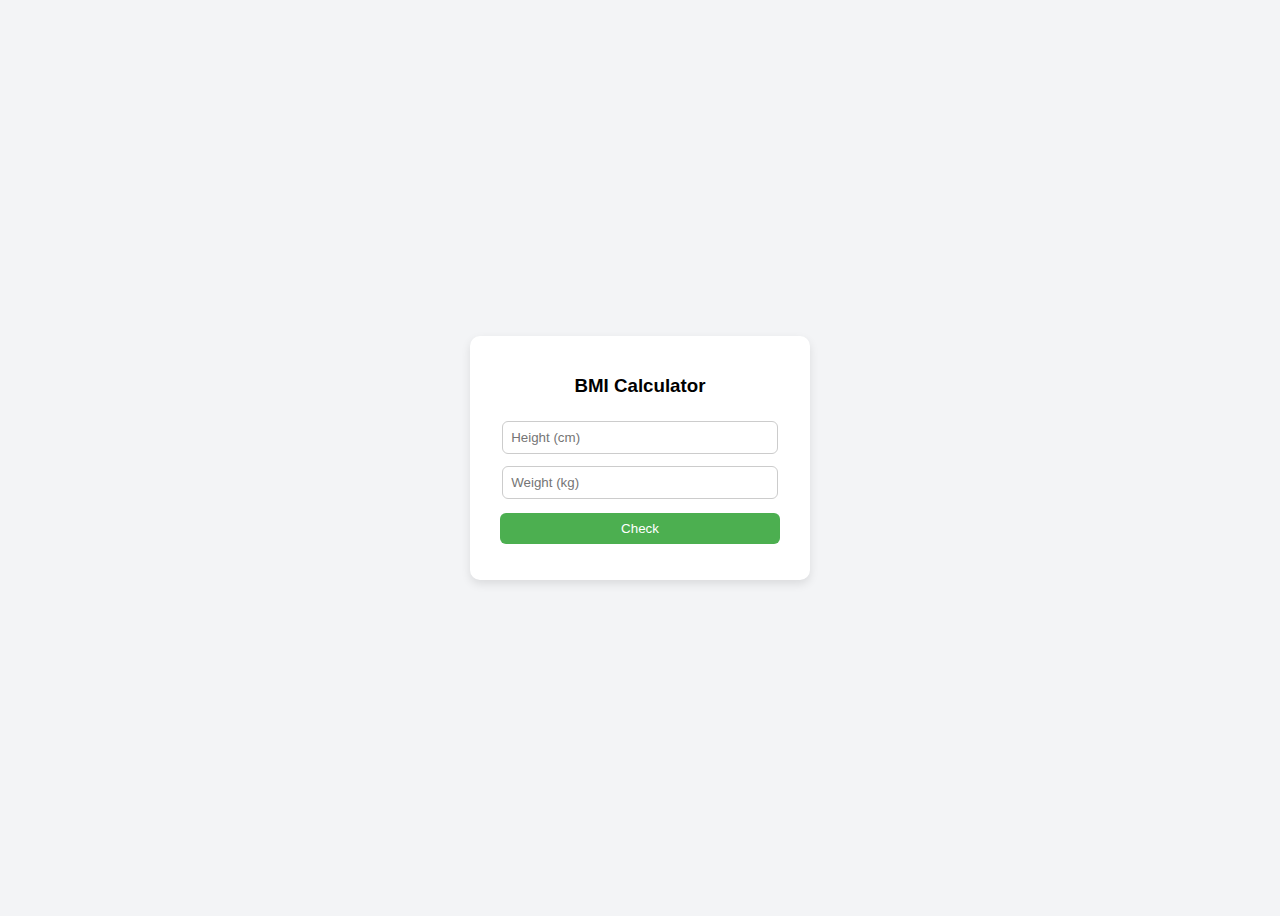
<file: BMI Calculator/index.html>
<!DOCTYPE html>
<html lang="en">

<head>
  <meta charset="UTF-8">
  <title>BMI Calculator</title>
  <link rel="stylesheet" href="style.css">
</head>

<body>

  <div class="box">
    <h3>BMI Calculator</h3>

    <input id="height" placeholder="Height (cm)">
    <input id="weight" placeholder="Weight (kg)">
    <button onclick="calculateBMI()">Check</button>

    <p id="result"></p>
  </div>
  
  <script src="app.js"></script>
</body>

</html>
</file>
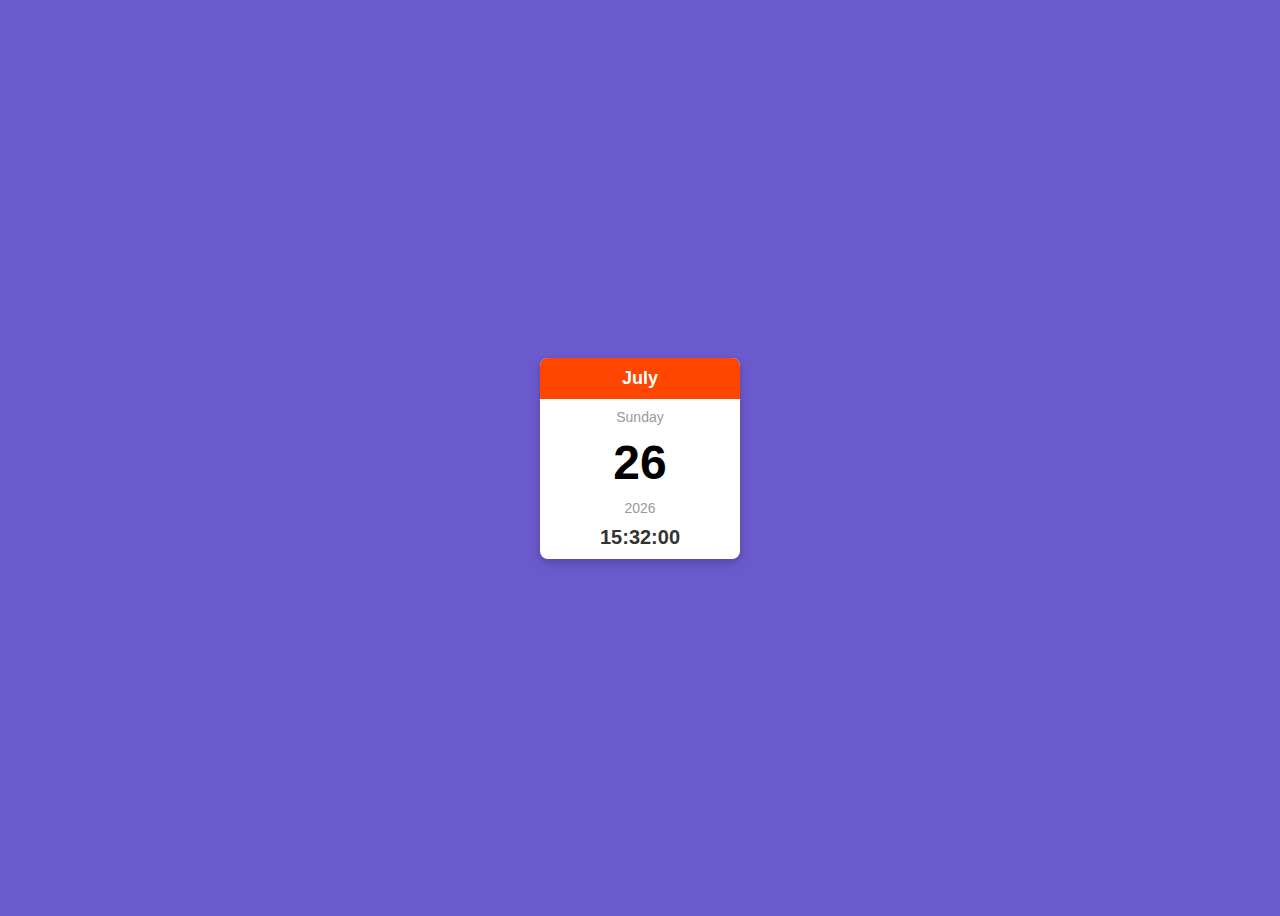
<file: Live Calender/index.html>
<!DOCTYPE html>
<html lang="en">

<head>
  <meta charset="UTF-8">
  <meta name="viewport" content="width=device-width, initial-scale=1.0">
  <title>Live Date Calculator</title>
  <link rel="stylesheet" href="style.css">
</head>

<body>
  <div class="calendar">
    <div class="month" id="month">month</div>
    <div class="weekday" id="weekday">day</div>
    <div class="day" id="day">00</div>
    <div class="year" id="year">year</div>
    <div class="time" id="time">00:00:00</div>
  </div>

  <script src="app.js"></script>
</body>

</html>
</file>
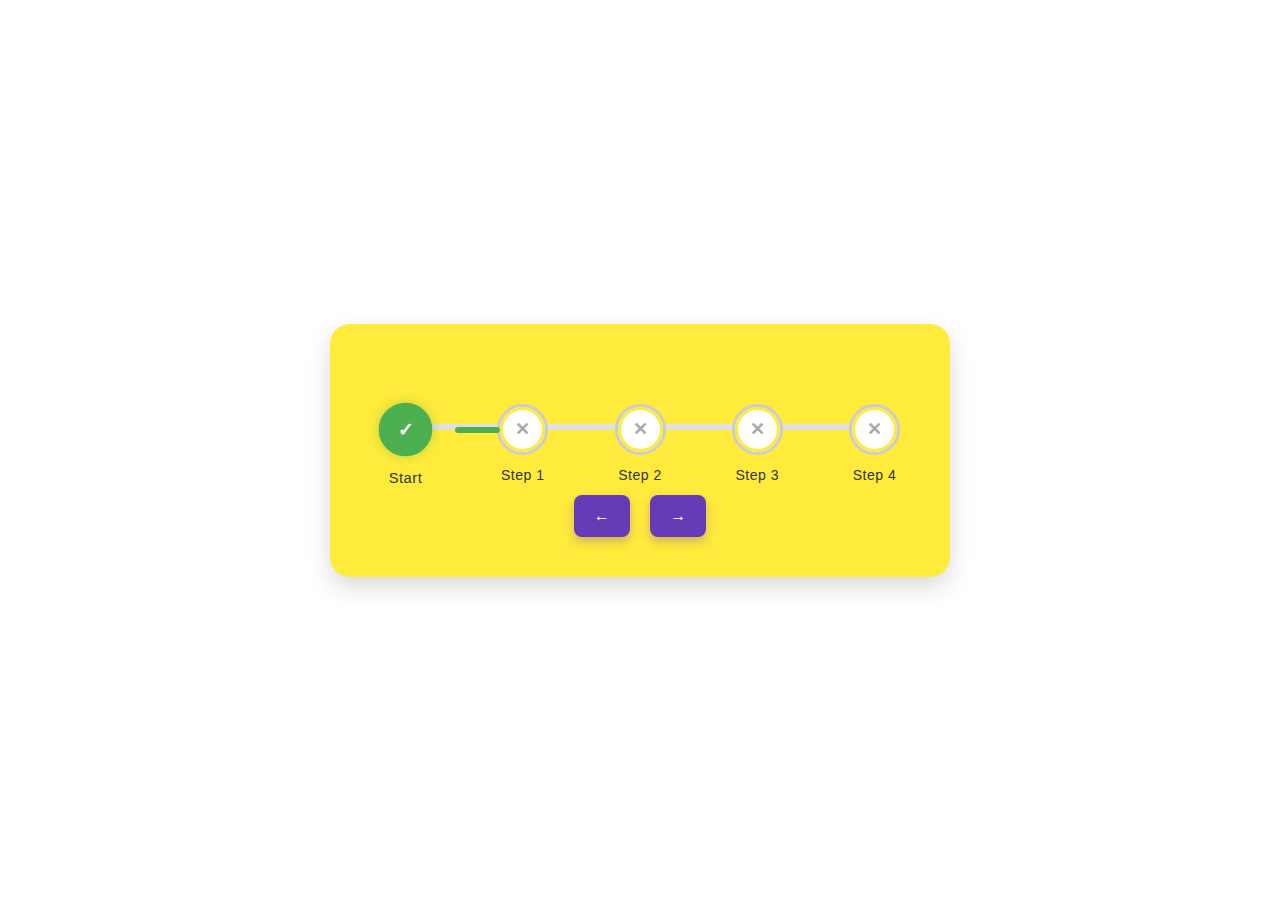
<file: Step Bar/index.html>
<!DOCTYPE html>
<html lang="en">

<head>
  <meta charset="UTF-8">
  <meta name="viewport" content="width=device-width, initial-scale=1.0">
  <title>Step Progress Bar</title>
  <link rel="stylesheet" href="style.css">
</head>

<body>
  <div class="container">
    <div class="progressbar">
     <div class="step completed" data-label="Start">✓</div>
     <div class="step completed" data-label="Step 1">✓</div>
     <div class="step" data-label="Step 2">✕</div>
     <div class="step" data-label="Step 3">✕</div>
     <div class="step" data-label="Step 4">✕</div>
    </div>

    <div class="buttons">
      <button>&larr;</button>
      <button>&rarr;</button>
    </div>
  </div>
  <script src="app.js"></script>
</body>

</html>
</file>
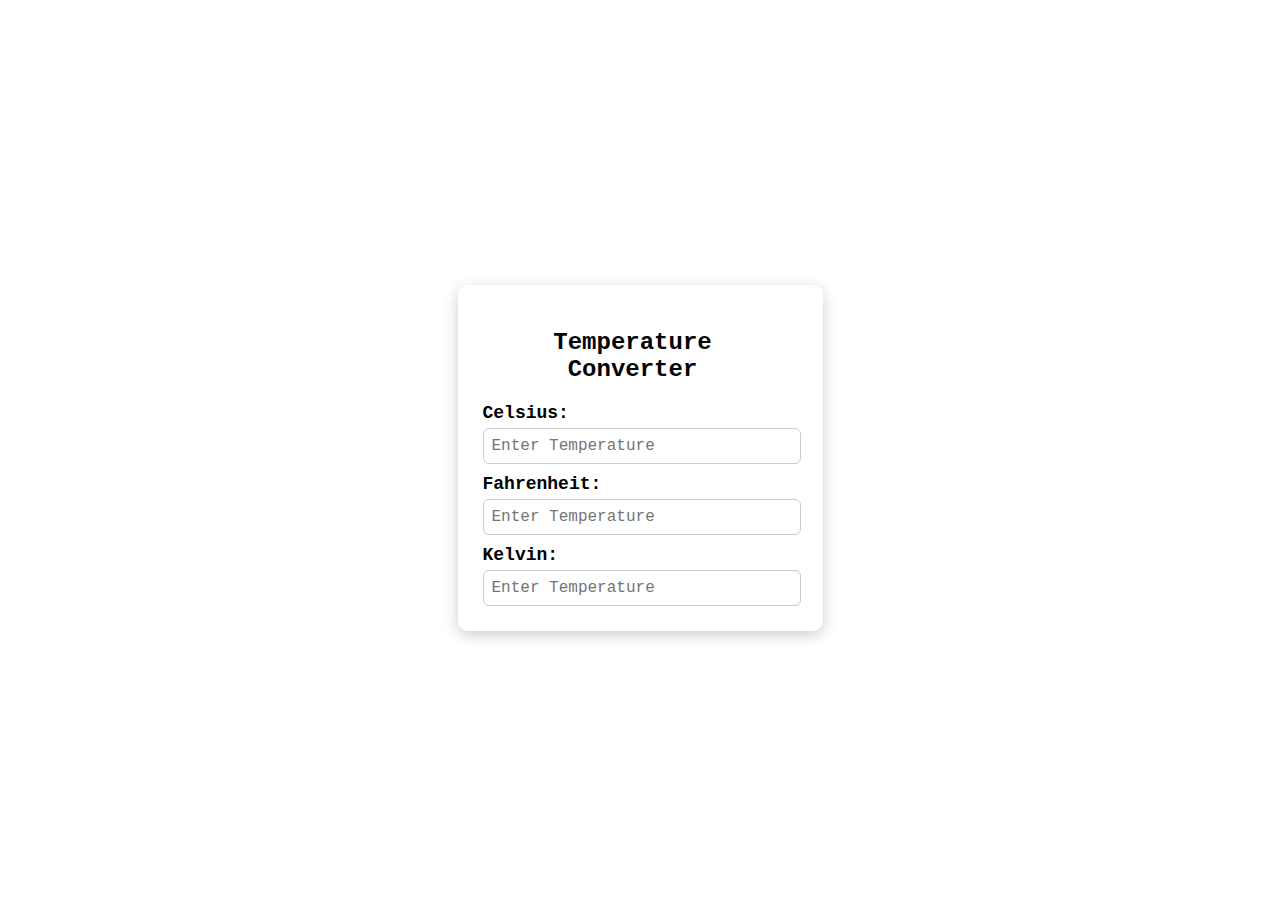
<file: Temperature Converter/index.html>
<!DOCTYPE html>
<html lang="en">

<head>
  <meta charset="UTF-8">
  <meta name="viewport" content="width=device-width, initial-scale=1.0">
  <title>Temperature Converter</title>
  <link rel="stylesheet" href="style.css">
</head>

<body>
  <div class="container">
    <h2>Temperature Converter</h2>

    <label for="celsius">Celsius:</label>
    <input type="number" id="celsius" placeholder="Enter Temperature">

    <label for="fahrenheit">Fahrenheit:</label>
    <input type="number" id="fahrenheit" placeholder="Enter Temperature">

    <label for="kelvin">Kelvin:</label>
    <input type="number" id="kelvin" placeholder="Enter Temperature">
  </div>

  <script src="app.js"></script>
</body>

</html>
</file>
<file: BMI Calculator/style.css>
body {
  font-family: Arial, sans-serif;
  background: #f3f4f6;
  display: flex;
  justify-content: center;
  align-items: center;
  height: 100vh;
}

.box {
  background: white;
  padding: 20px 30px;
  border-radius: 10px;
  box-shadow: 0 4px 10px rgba(0,0,0,0.1);
  text-align: center;
  width: 280px;
}

input {
  width: 92%;
  padding: 8px;
  margin: 6px 0;
  border: 1px solid #ccc;
  border-radius: 6px;
}

button {
  background: #4CAF50;
  color: white;
  border: none;
  padding: 8px 15px;
  border-radius: 6px;
  cursor: pointer;
  margin-top: 8px;
  width: 100%;
}

button:hover {
  background: #43a047;
}

p {
  margin-top: 10px;
  font-weight: bold;
}
</file>
<file: Live Calender/style.css>
body {
  display: flex;
  justify-content: center;
  align-items: center;
  height: 100vh;
  background-color: #6a5acd;
  font-family: 'Arial', sans-serif;
}

.calendar {
  background-color: #fff;
  border-radius: 8px;
  text-align: center;
  box-shadow: 0 4px 8px rgba(0,0,0,0.2);
  width: 200px;
}

.month {
  background-color: #ff4500; 
  color: white;
  font-weight: bold;
  padding: 10px;
  border-radius: 8px 8px 0 0;
  font-size: 18px;
}

.weekday {
  color: #999;
  margin-top: 10px;
  font-size: 14px;
}

.day {
  font-size: 48px;
  font-weight: bold;
  margin: 10px 0;
}

.time {
  font-size: 20px;
  color: #333;
  margin-bottom: 10px;
  font-weight: bold;
}

.year {
  color: #999;
  margin-bottom: 10px;
  font-size: 14px;
}
</file>
<file: Step Bar/style.css>
body {
  display: flex;
  justify-content: center;
  align-items: center;
  height: 100vh;
  margin: 0;
 
  font-family: "Poppins", sans-serif;
}


.container {
  text-align: center;
  background: #fff9c4;
  padding: 40px 50px;
  border-radius: 20px;
  box-shadow: 0 10px 25px rgba(0, 0, 0, 0.15);
  background: #ffeb3b; 
}


.progressbar {
  display: flex;
  justify-content: space-between;
  align-items: center;
  position: relative;
  margin: 40px 0;
  width: 520px;
}


.progressbar::before {
  content: "";
  position: absolute;
  top: 20px;
  left: 0;
  width: 100%;
  height: 6px;
  background: #e0e0e0;
  border-radius: 3px;
  z-index: 0;
}


.step {
  background: #fff;
  border: 3px solid #ccc;
  border-radius: 50%;
  height: 45px;
  width: 45px;
  display: flex;
  align-items: center;
  justify-content: center;
  position: relative;
  z-index: 1;
  font-size: 18px;
  font-weight: 600;
  color: #aaa;
  transition: all 0.3s ease-in-out;
  box-shadow: 0 0 0 3px #ffeb3b inset;
}

.step.completed {
  background: #4caf50;
  border-color: #4caf50;
  color: white;
  box-shadow: 0 0 10px rgba(76, 175, 80, 0.4);
  transform: scale(1.05);
}

.step.completed + .step::before {
  content: "";
  position: absolute;
  top: 20px;
  left: -100%;
  width: 100%;
  height: 6px;
  background: #4caf50;
  border-radius: 3px;
  z-index: -1;
  transition: all 0.4s ease;
}

.label {
  position: absolute;
  top: 60px;
  width: 100%;
  text-align: center;
  font-size: 14px;
  font-weight: 500;
  color: #333;
  letter-spacing: 0.5px;
}

.buttons {
  margin-top: 35px;
}

.buttons button {
  background: #673ab7;
  color: #fff;
  border: none;
  padding: 12px 20px;
  margin: 0 8px;
  border-radius: 8px;
  cursor: pointer;
  font-size: 16px;
  font-weight: 500;
  box-shadow: 0 5px 10px rgba(103, 58, 183, 0.3);
  transition: all 0.3s ease;
}

.buttons button:hover {
  background: #5e35b1;
  transform: translateY(-2px);
}

.buttons button:active {
  transform: translateY(0);
  box-shadow: 0 2px 5px rgba(103, 58, 183, 0.3);
}
</file>
<file: Temperature Converter/style.css>
body {
  font-family:monospace;
  
  height: 100vh;
  display: flex;
  justify-content: center;
  align-items: center;
}

.container {
  background: rgba(255, 255, 255, 0.8);
  padding: 25px;
  border-radius: 10px;
  box-shadow: 0 4px 15px rgba(0,0,0,0.2);
  width: 300px;
  padding-right: 40px;
}

h2 {
  text-align: center;
  color: #030505;
  margin-bottom: 20px;
  font-size: 24px;
}

label {
  display: block;
  margin-top: 10px;
  color: #000000;
  font-weight: bold;
  font-size: 18px;
}

input {
  width: 100%;
  padding: 8px;
  margin-top: 5px;
  border: 1px solid #ccc;
  border-radius: 6px;
  font-size: 16px;
  font-family: monospace;
}
</file>
